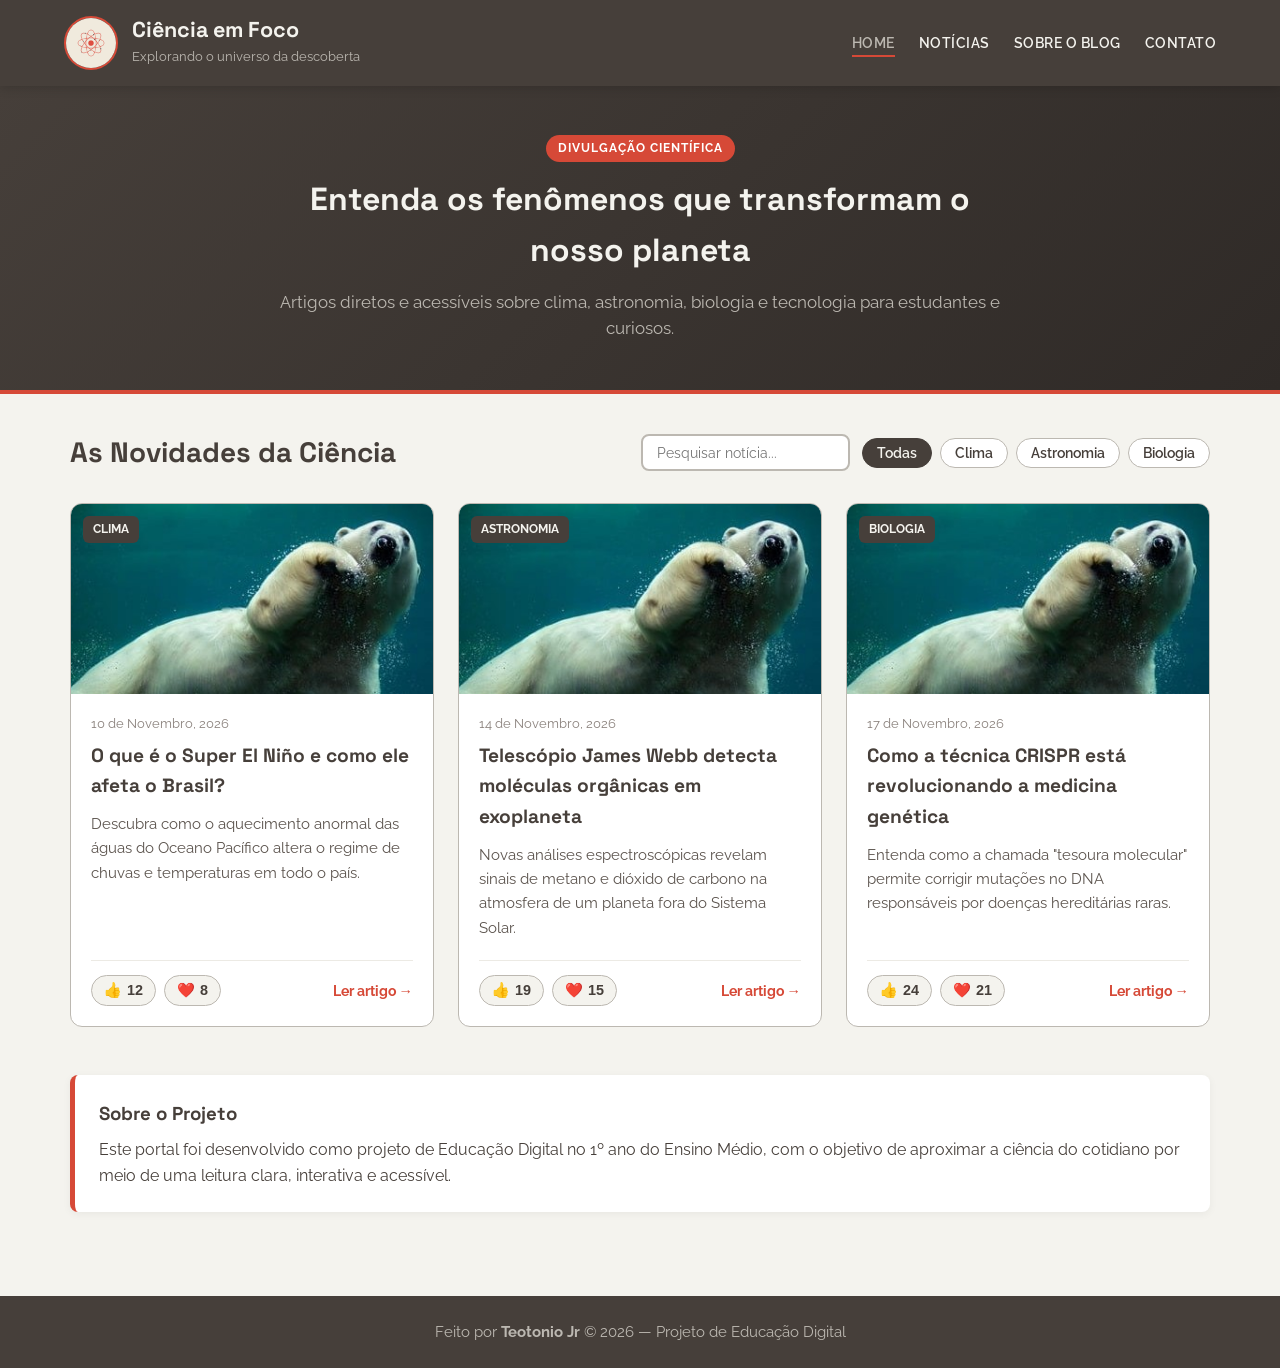
<file: index.html>
<!DOCTYPE html>
<html lang="pt-BR">

<head>
    <meta charset="UTF-8">
    <meta name="viewport" content="width=device-width, initial-scale=1.0">
    <title>Ciência em Foco | Blog de Divulgação Científica</title>
    <link rel="stylesheet" href="style.css">
</head>

<body>
    <header class="cabecalho">
        <a href="index.html" class="marca">
            <img class="logo" src="img/logo.png" alt="Logotipo com representação de um átomo">
            <div>
                <h1>Ciência em Foco</h1>
                <span>Explorando o universo da descoberta</span>
            </div>
        </a>

        <nav aria-label="Navegação principal">
            <ul class="menu">
                <li><a href="index.html" class="ativo">Home</a></li>
                <li><a href="#secao-noticias">Notícias</a></li>
                <li><a href="#sobre">Sobre o Blog</a></li>
                <li><a href="#contato">Contato</a></li>
            </ul>
        </nav>
    </header>

    <section class="banner-hero">
        <div class="banner-conteudo">
            <span class="etiqueta">Divulgação Científica</span>
            <h2>Entenda os fenômenos que transformam o nosso planeta</h2>
            <p>Artigos diretos e acessíveis sobre clima, astronomia, biologia e tecnologia para estudantes e curiosos.</p>
        </div>
    </section>

    <main id="secao-noticias" class="container">
        <div class="barra-ferramentas">
            <h2 class="titulo-noticias">As Novidades da Ciência</h2>

            <div class="controles-filtro">
                <input type="search" id="campo-busca" placeholder="Pesquisar notícia..." aria-label="Pesquisar notícia">
                
                <div class="filtros-categoria" role="group" aria-label="Filtrar por categoria">
                    <button class="btn-filtro ativo" data-categoria="todas">Todas</button>
                    <button class="btn-filtro" data-categoria="clima">Clima</button>
                    <button class="btn-filtro" data-categoria="astronomia">Astronomia</button>
                    <button class="btn-filtro" data-categoria="biologia">Biologia</button>
                </div>
            </div>
        </div>

        <div class="noticias" id="lista-noticias">
            <!-- Notícia 1: Link direto para noticia01.html -->
            <article class="card" data-id="noticia-1" data-categoria="clima">
                <div class="card-imagem-wrapper">
                    <img src="img/capa.jpg" alt="Urso polar nadando em águas oceânicas">
                    <span class="tag-categoria">Clima</span>
                </div>
                <div class="card-corpo">
                    <time datetime="2026-11-10">10 de Novembro, 2026</time>
                    <h3>O que é o Super El Niño e como ele afeta o Brasil?</h3>
                    <p>Descubra como o aquecimento anormal das águas do Oceano Pacífico altera o regime de chuvas e temperaturas em todo o país.</p>
                    
                    <div class="card-rodape">
                        <div class="botoes">
                            <button type="button" class="botao-reacao" data-tipo="curtir" aria-label="Curtir notícia">
                                👍 <span>12</span>
                            </button>
                            <button type="button" class="botao-reacao" data-tipo="amei" aria-label="Amar notícia">
                                ❤️ <span>8</span>
                            </button>
                        </div>
                        <a href="noticia01.html" class="link-leitura">Ler artigo →</a>
                    </div>
                </div>
            </article>

            <!-- Notícia 2: Abre leitura rápida no modal -->
            <article class="card" data-id="noticia-2" data-categoria="astronomia">
                <div class="card-imagem-wrapper">
                    <img src="https://images.unsplash.com/photo-1462331940025-496dfbfc7564?auto=format&fit=crop&w=800&q=80" 
                         onerror="this.src='img/capa.jpg'" 
                         alt="Nebulosa colorida no espaço profundo">
                    <span class="tag-categoria">Astronomia</span>
                </div>
                <div class="card-corpo">
                    <time datetime="2026-11-14">14 de Novembro, 2026</time>
                    <h3>Telescópio James Webb detecta moléculas orgânicas em exoplaneta</h3>
                    <p>Novas análises espectroscópicas revelam sinais de metano e dióxido de carbono na atmosfera de um planeta fora do Sistema Solar.</p>
                    
                    <div class="card-rodape">
                        <div class="botoes">
                            <button type="button" class="botao-reacao" data-tipo="curtir" aria-label="Curtir notícia">
                                👍 <span>19</span>
                            </button>
                            <button type="button" class="botao-reacao" data-tipo="amei" aria-label="Amar notícia">
                                ❤️ <span>15</span>
                            </button>
                        </div>
                        <button type="button" class="link-leitura btn-modal" 
                                data-titulo="Telescópio James Webb detecta moléculas orgânicas em exoplaneta"
                                data-categoria="Astronomia"
                                data-texto="Utilizando sensores infravermelhos de altíssima precisão, astrônomos conseguiram analisar a luz estelar filtrada pela atmosfera de um exoplaneta localizado a 120 anos-luz da Terra. Os dados apontam a presença de moléculas baseadas em carbono, como metano e dióxido de carbono. Embora isso não confirme a existência de vida, ajuda os cientistas a compreenderem como atmosferas planetárias se formam e evoluem.">
                            Ler artigo →
                        </button>
                    </div>
                </div>
            </article>

            <!-- Notícia 3: Abre leitura rápida no modal -->
            <article class="card" data-id="noticia-3" data-categoria="biologia">
                <div class="card-imagem-wrapper">
                    <img src="https://images.unsplash.com/photo-1532187863486-abf9dbad1b69?auto=format&fit=crop&w=800&q=80" 
                         onerror="this.src='img/capa.jpg'" 
                         alt="Pesquisa científica em laboratório de biologia">
                    <span class="tag-categoria">Biologia</span>
                </div>
                <div class="card-corpo">
                    <time datetime="2026-11-17">17 de Novembro, 2026</time>
                    <h3>Como a técnica CRISPR está revolucionando a medicina genética</h3>
                    <p>Entenda como a chamada "tesoura molecular" permite corrigir mutações no DNA responsáveis por doenças hereditárias raras.</p>
                    
                    <div class="card-rodape">
                        <div class="botoes">
                            <button type="button" class="botao-reacao" data-tipo="curtir" aria-label="Curtir notícia">
                                👍 <span>24</span>
                            </button>
                            <button type="button" class="botao-reacao" data-tipo="amei" aria-label="Amar notícia">
                                ❤️ <span>21</span>
                            </button>
                        </div>
                        <button type="button" class="link-leitura btn-modal"
                                data-titulo="Como a técnica CRISPR está revolucionando a medicina genética"
                                data-categoria="Biologia"
                                data-texto="A tecnologia CRISPR-Cas9 funciona como um sistema de edição de texto para o código genético. Inspirada em um mecanismo de defesa natural das bactérias contra vírus, essa ferramenta permite que cientistas localizem trechos específicos do DNA e substituam sequências defeituosas. Nos últimos anos, terapias baseadas em CRISPR começaram a ser aprovadas para tratar condições como a anemia falciforme.">
                            Ler artigo →
                        </button>
                    </div>
                </div>
            </article>
        </div>

        <p id="mensagem-vazia" class="mensagem-vazia" hidden>Nenhuma notícia encontrada para essa busca.</p>

        <section id="sobre" class="secao-info">
            <h3>Sobre o Projeto</h3>
            <p>Este portal foi desenvolvido como projeto de Educação Digital no 1º ano do Ensino Médio, com o objetivo de aproximar a ciência do cotidiano por meio de uma leitura clara, interativa e acessível.</p>
        </section>
    </main>

    <!-- Modal para leitura rápida das notícias secundárias -->
    <dialog id="modal-noticia" class="modal">
        <div class="modal-conteudo">
            <button type="button" id="fechar-modal" class="btn-fechar" aria-label="Fechar leitura">✕</button>
            <span id="modal-categoria" class="tag-categoria">Categoria</span>
            <h2 id="modal-titulo">Título da Notícia</h2>
            <p id="modal-texto">Texto completo da notícia.</p>
        </div>
    </dialog>

    <footer id="contato">
        <p>Feito por <strong>Teotonio Jr</strong> © <span id="ano-atual">2026</span> — Projeto de Educação Digital</p>
    </footer>

    <script src="script.js"></script>
</body>

</html>
</file>
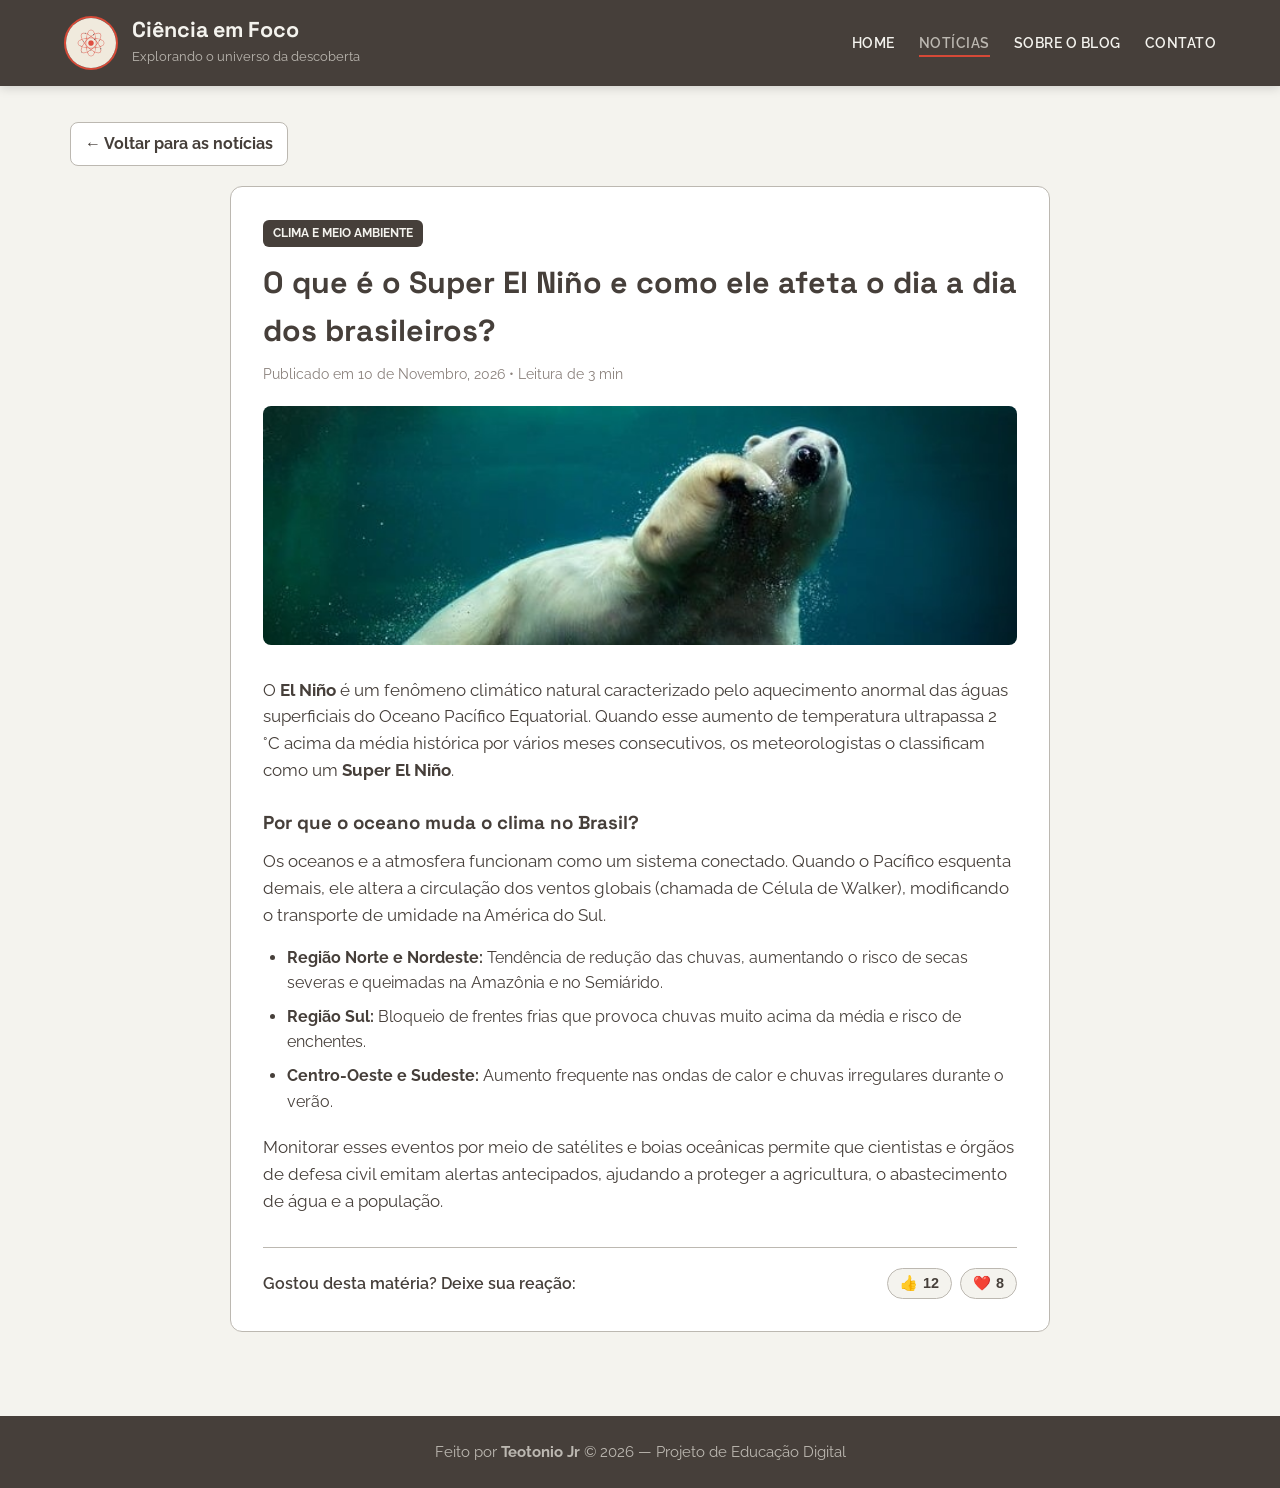
<file: noticia01.html>
<!DOCTYPE html>
<html lang="pt-BR">

<head>
    <meta charset="UTF-8">
    <meta name="viewport" content="width=device-width, initial-scale=1.0">
    <title>O que é o Super El Niño? | Ciência em Foco</title>
    <link rel="stylesheet" href="style.css">
</head>

<body>
    <header class="cabecalho">
        <a href="index.html" class="marca">
            <img class="logo" src="img/logo.png" alt="Logotipo com representação de um átomo">
            <div>
                <h1>Ciência em Foco</h1>
                <span>Explorando o universo da descoberta</span>
            </div>
        </a>

        <nav aria-label="Navegação principal">
            <ul class="menu">
                <li><a href="index.html">Home</a></li>
                <li><a href="index.html#secao-noticias" class="ativo">Notícias</a></li>
                <li><a href="index.html#sobre">Sobre o Blog</a></li>
                <li><a href="index.html#contato">Contato</a></li>
            </ul>
        </nav>
    </header>

    <main class="container">
        <a href="index.html" class="btn-voltar">← Voltar para as notícias</a>

        <article class="artigo-completo" data-id="noticia-1">
            <header class="artigo-cabecalho">
                <span class="tag-categoria">Clima e Meio Ambiente</span>
                <h2 class="conteudo-titulo">O que é o Super El Niño e como ele afeta o dia a dia dos brasileiros?</h2>
                <p class="artigo-meta">Publicado em 10 de Novembro, 2026 • Leitura de 3 min</p>
            </header>

            <img class="img-capa" src="img/capa.jpg" alt="Urso polar nadando em oceano afetado pelas mudanças climáticas">

            <div class="conteudo-texto">
                <p>O <strong>El Niño</strong> é um fenômeno climático natural caracterizado pelo aquecimento anormal das águas superficiais do Oceano Pacífico Equatorial. Quando esse aumento de temperatura ultrapassa 2 °C acima da média histórica por vários meses consecutivos, os meteorologistas o classificam como um <strong>Super El Niño</strong>.</p>

                <h3>Por que o oceano muda o clima no Brasil?</h3>
                <p>Os oceanos e a atmosfera funcionam como um sistema conectado. Quando o Pacífico esquenta demais, ele altera a circulação dos ventos globais (chamada de Célula de Walker), modificando o transporte de umidade na América do Sul.</p>

                <ul>
                    <li><strong>Região Norte e Nordeste:</strong> Tendência de redução das chuvas, aumentando o risco de secas severas e queimadas na Amazônia e no Semiárido.</li>
                    <li><strong>Região Sul:</strong> Bloqueio de frentes frias que provoca chuvas muito acima da média e risco de enchentes.</li>
                    <li><strong>Centro-Oeste e Sudeste:</strong> Aumento frequente nas ondas de calor e chuvas irregulares durante o verão.</li>
                </ul>

                <p>Monitorar esses eventos por meio de satélites e boias oceânicas permite que cientistas e órgãos de defesa civil emitam alertas antecipados, ajudando a proteger a agricultura, o abastecimento de água e a população.</p>
            </div>

            <div class="artigo-reacoes">
                <span>Gostou desta matéria? Deixe sua reação:</span>
                <div class="botoes">
                    <button type="button" class="botao-reacao" data-tipo="curtir" aria-label="Curtir notícia">
                        👍 <span>12</span>
                    </button>
                    <button type="button" class="botao-reacao" data-tipo="amei" aria-label="Amar notícia">
                        ❤️ <span>8</span>
                    </button>
                </div>
            </div>
        </article>
    </main>

    <footer>
        <p>Feito por <strong>Teotonio Jr</strong> © <span id="ano-atual">2026</span> — Projeto de Educação Digital</p>
    </footer>

    <script src="script.js"></script>
</body>

</html>
</file>
<file: style.css>
@import url('https://fonts.googleapis.com/css2?family=Raleway:wght@400;500;600;700&family=Space+Grotesk:wght@600;700&display=swap');

* {
    margin: 0;
    padding: 0;
    box-sizing: border-box;
}

:root {
    --cinza-chumbo: #463f3a;
    --cinza-verde: #8a817c;
    --prata: #bcb8b1;
    --branco: #f4f3ee;
    --destaque: #d64937; /* Cor extraída do átomo do seu logo.png */
    --destaque-hover: #b83828;
    --titulo: "Space Grotesk", sans-serif;
    --texto: "Raleway", sans-serif;
}

html {
    scroll-behavior: smooth;
}

body {
    background-color: var(--branco);
    color: var(--cinza-chumbo);
    font-family: var(--texto);
    line-height: 1.6;
    display: flex;
    flex-direction: column;
    min-height: 100vh;
}

/* Cabeçalho */
.cabecalho {
    background-color: var(--cinza-chumbo);
    color: var(--branco);
    padding: 16px 5%;
    display: flex;
    justify-content: space-between;
    align-items: center;
    flex-wrap: wrap;
    gap: 16px;
    position: sticky;
    top: 0;
    z-index: 100;
    box-shadow: 0 2px 10px rgba(0, 0, 0, 0.15);
}

.marca {
    display: flex;
    align-items: center;
    gap: 14px;
    text-decoration: none;
    color: var(--branco);
}

.logo {
    width: 54px;
    height: 54px;
    border-radius: 50%;
    object-fit: cover;
    border: 2px solid var(--destaque);
}

.marca h1 {
    font-family: var(--titulo);
    font-size: 1.35rem;
    line-height: 1.2;
}

.marca span {
    font-size: 0.8rem;
    color: var(--prata);
}

.menu {
    display: flex;
    list-style: none;
    gap: 24px;
}

.menu a {
    color: var(--branco);
    text-decoration: none;
    text-transform: uppercase;
    font-size: 0.85rem;
    font-weight: 600;
    letter-spacing: 0.5px;
    padding-bottom: 4px;
    border-bottom: 2px solid transparent;
    transition: color 0.3s, border-color 0.3s;
}

.menu a:hover,
.menu a.ativo {
    color: var(--prata);
    border-bottom-color: var(--destaque);
}

/* Banner Principal */
.banner-hero {
    background: linear-gradient(135deg, var(--cinza-chumbo) 0%, #2f2a27 100%);
    color: var(--branco);
    padding: 48px 5%;
    text-align: center;
    border-bottom: 4px solid var(--destaque);
}

.banner-conteudo {
    max-width: 720px;
    margin: 0 auto;
}

.etiqueta {
    display: inline-block;
    background-color: var(--destaque);
    color: #ffffff;
    font-size: 0.75rem;
    font-weight: 700;
    text-transform: uppercase;
    letter-spacing: 1px;
    padding: 4px 12px;
    border-radius: 20px;
    margin-bottom: 12px;
}

.banner-hero h2 {
    font-family: var(--titulo);
    font-size: 2rem;
    margin-bottom: 12px;
}

.banner-hero p {
    color: var(--prata);
    font-size: 1.05rem;
}

/* Container Principal */
.container {
    width: 90%;
    max-width: 1140px;
    margin: 36px auto;
    flex: 1;
}

/* Barra de Busca e Filtros */
.barra-ferramentas {
    display: flex;
    justify-content: space-between;
    align-items: center;
    flex-wrap: wrap;
    gap: 16px;
    margin-bottom: 28px;
}

.titulo-noticias {
    font-family: var(--titulo);
    font-size: 1.75rem;
    color: var(--cinza-chumbo);
}

.controles-filtro {
    display: flex;
    flex-wrap: wrap;
    gap: 12px;
    align-items: center;
}

#campo-busca {
    padding: 8px 14px;
    border: 2px solid var(--prata);
    border-radius: 8px;
    font-family: var(--texto);
    font-size: 0.9rem;
    background-color: #ffffff;
    color: var(--cinza-chumbo);
    outline: none;
    transition: border-color 0.3s;
}

#campo-busca:focus {
    border-color: var(--destaque);
}

.filtros-categoria {
    display: flex;
    gap: 8px;
    flex-wrap: wrap;
}

.btn-filtro {
    background-color: #ffffff;
    border: 1px solid var(--prata);
    color: var(--cinza-chumbo);
    padding: 6px 14px;
    border-radius: 20px;
    font-family: var(--texto);
    font-size: 0.85rem;
    font-weight: 600;
    cursor: pointer;
    transition: all 0.25s;
}

.btn-filtro:hover,
.btn-filtro.ativo {
    background-color: var(--cinza-chumbo);
    color: var(--branco);
    border-color: var(--cinza-chumbo);
}

/* Grade de Notícias */
.noticias {
    display: grid;
    grid-template-columns: repeat(auto-fit, minmax(300px, 1fr));
    gap: 24px;
}

.card {
    background-color: #ffffff;
    border: 1px solid var(--prata);
    border-radius: 12px;
    overflow: hidden;
    display: flex;
    flex-direction: column;
    transition: transform 0.3s, box-shadow 0.3s, border-color 0.3s;
}

.card:hover {
    transform: translateY(-5px);
    border-color: var(--destaque);
    box-shadow: 0 10px 20px rgba(70, 63, 58, 0.12);
}

.card-imagem-wrapper {
    position: relative;
    height: 190px;
    overflow: hidden;
    background-color: var(--cinza-chumbo);
}

.card-imagem-wrapper img {
    width: 100%;
    height: 100%;
    object-fit: cover;
    transition: transform 0.4s;
}

.card:hover .card-imagem-wrapper img {
    transform: scale(1.05);
}

.tag-categoria {
    position: absolute;
    top: 12px;
    left: 12px;
    background-color: var(--cinza-chumbo);
    color: var(--branco);
    font-size: 0.75rem;
    font-weight: 700;
    padding: 4px 10px;
    border-radius: 6px;
    text-transform: uppercase;
}

.card-corpo {
    padding: 20px;
    display: flex;
    flex-direction: column;
    flex: 1;
}

.card-corpo time {
    font-size: 0.8rem;
    color: var(--cinza-verde);
    margin-bottom: 6px;
}

.card-corpo h3 {
    font-family: var(--titulo);
    font-size: 1.2rem;
    margin-bottom: 10px;
    color: var(--cinza-chumbo);
}

.card-corpo p {
    font-size: 0.95rem;
    color: #5c544e;
    margin-bottom: 20px;
    flex: 1;
}

/* Botões de Reação e Links */
.card-rodape {
    display: flex;
    justify-content: space-between;
    align-items: center;
    padding-top: 14px;
    border-top: 1px solid #eceae4;
}

.botoes {
    display: flex;
    gap: 8px;
}

.botao-reacao {
    background-color: var(--branco);
    border: 1px solid var(--prata);
    border-radius: 20px;
    padding: 6px 12px;
    font-size: 0.9rem;
    font-weight: 600;
    color: var(--cinza-chumbo);
    cursor: pointer;
    display: inline-flex;
    align-items: center;
    gap: 5px;
    transition: transform 0.15s, background-color 0.2s, border-color 0.2s;
}

.botao-reacao:hover {
    border-color: var(--destaque);
}

.botao-reacao:active {
    transform: scale(0.92);
}

.botao-reacao.curtido {
    background-color: #fdecea;
    border-color: var(--destaque);
    color: var(--destaque);
}

.link-leitura {
    background: none;
    border: none;
    color: var(--destaque);
    font-family: var(--texto);
    font-weight: 700;
    font-size: 0.9rem;
    text-decoration: none;
    cursor: pointer;
    transition: color 0.2s;
}

.link-leitura:hover {
    color: var(--destaque-hover);
    text-decoration: underline;
}

.mensagem-vazia {
    text-align: center;
    padding: 40px;
    font-size: 1.1rem;
    color: var(--cinza-verde);
}

/* Seção Sobre */
.secao-info {
    margin-top: 48px;
    background-color: #ffffff;
    border-left: 5px solid var(--destaque);
    padding: 24px;
    border-radius: 8px;
    box-shadow: 0 2px 8px rgba(0, 0, 0, 0.05);
}

.secao-info h3 {
    font-family: var(--titulo);
    margin-bottom: 8px;
}

/* Página da Notícia Completa (noticia01.html) */
.btn-voltar {
    display: inline-block;
    margin-bottom: 20px;
    color: var(--cinza-chumbo);
    font-weight: 700;
    text-decoration: none;
    padding: 8px 14px;
    background-color: #ffffff;
    border: 1px solid var(--prata);
    border-radius: 8px;
    transition: background-color 0.2s;
}

.btn-voltar:hover {
    background-color: var(--prata);
}

.artigo-completo {
    background-color: #ffffff;
    border: 1px solid var(--prata);
    border-radius: 12px;
    padding: 32px;
    max-width: 820px;
    margin: 0 auto;
}

.artigo-cabecalho .tag-categoria {
    position: static;
    display: inline-block;
    margin-bottom: 12px;
}

.conteudo-titulo {
    font-family: var(--titulo);
    font-size: 1.9rem;
    color: var(--cinza-chumbo);
    margin-bottom: 8px;
}

.artigo-meta {
    font-size: 0.85rem;
    color: var(--cinza-verde);
    margin-bottom: 20px;
}

.img-capa {
    width: 100%;
    max-height: 380px;
    object-fit: cover;
    border-radius: 8px;
    margin-bottom: 24px;
}

.conteudo-texto p {
    font-size: 1.05rem;
    margin-bottom: 16px;
    text-align: left;
}

.conteudo-texto h3 {
    font-family: var(--titulo);
    margin: 24px 0 10px;
    color: var(--cinza-chumbo);
}

.conteudo-texto ul {
    margin: 0 0 20px 24px;
}

.conteudo-texto li {
    margin-bottom: 8px;
}

.artigo-reacoes {
    margin-top: 32px;
    padding-top: 20px;
    border-top: 1px solid var(--prata);
    display: flex;
    justify-content: space-between;
    align-items: center;
    flex-wrap: wrap;
    gap: 12px;
    font-weight: 600;
}

/* Modal de Leitura Rápida */
.modal {
    border: none;
    border-radius: 12px;
    padding: 0;
    max-width: 600px;
    width: 90%;
    margin: auto;
    box-shadow: 0 15px 35px rgba(0, 0, 0, 0.3);
}

.modal::backdrop {
    background: rgba(0, 0, 0, 0.6);
}

.modal-conteudo {
    padding: 28px;
    position: relative;
}

.modal-conteudo .tag-categoria {
    position: static;
    display: inline-block;
    margin-bottom: 10px;
}

.modal-conteudo h2 {
    font-family: var(--titulo);
    margin-bottom: 14px;
    color: var(--cinza-chumbo);
}

.btn-fechar {
    position: absolute;
    top: 16px;
    right: 16px;
    background: var(--branco);
    border: 1px solid var(--prata);
    border-radius: 50%;
    width: 32px;
    height: 32px;
    cursor: pointer;
    font-weight: bold;
}

/* Rodapé */
footer {
    background-color: var(--cinza-chumbo);
    color: var(--prata);
    font-size: 0.95rem;
    padding: 24px 5%;
    text-align: center;
    margin-top: 48px;
}

/* Responsividade para Celulares */
@media (max-width: 768px) {
    .cabecalho {
        justify-content: center;
        text-align: center;
    }

    .banner-hero h2 {
        font-size: 1.5rem;
    }

    .artigo-completo {
        padding: 20px;
    }

    .conteudo-titulo {
        font-size: 1.5rem;
    }
}
</file>
